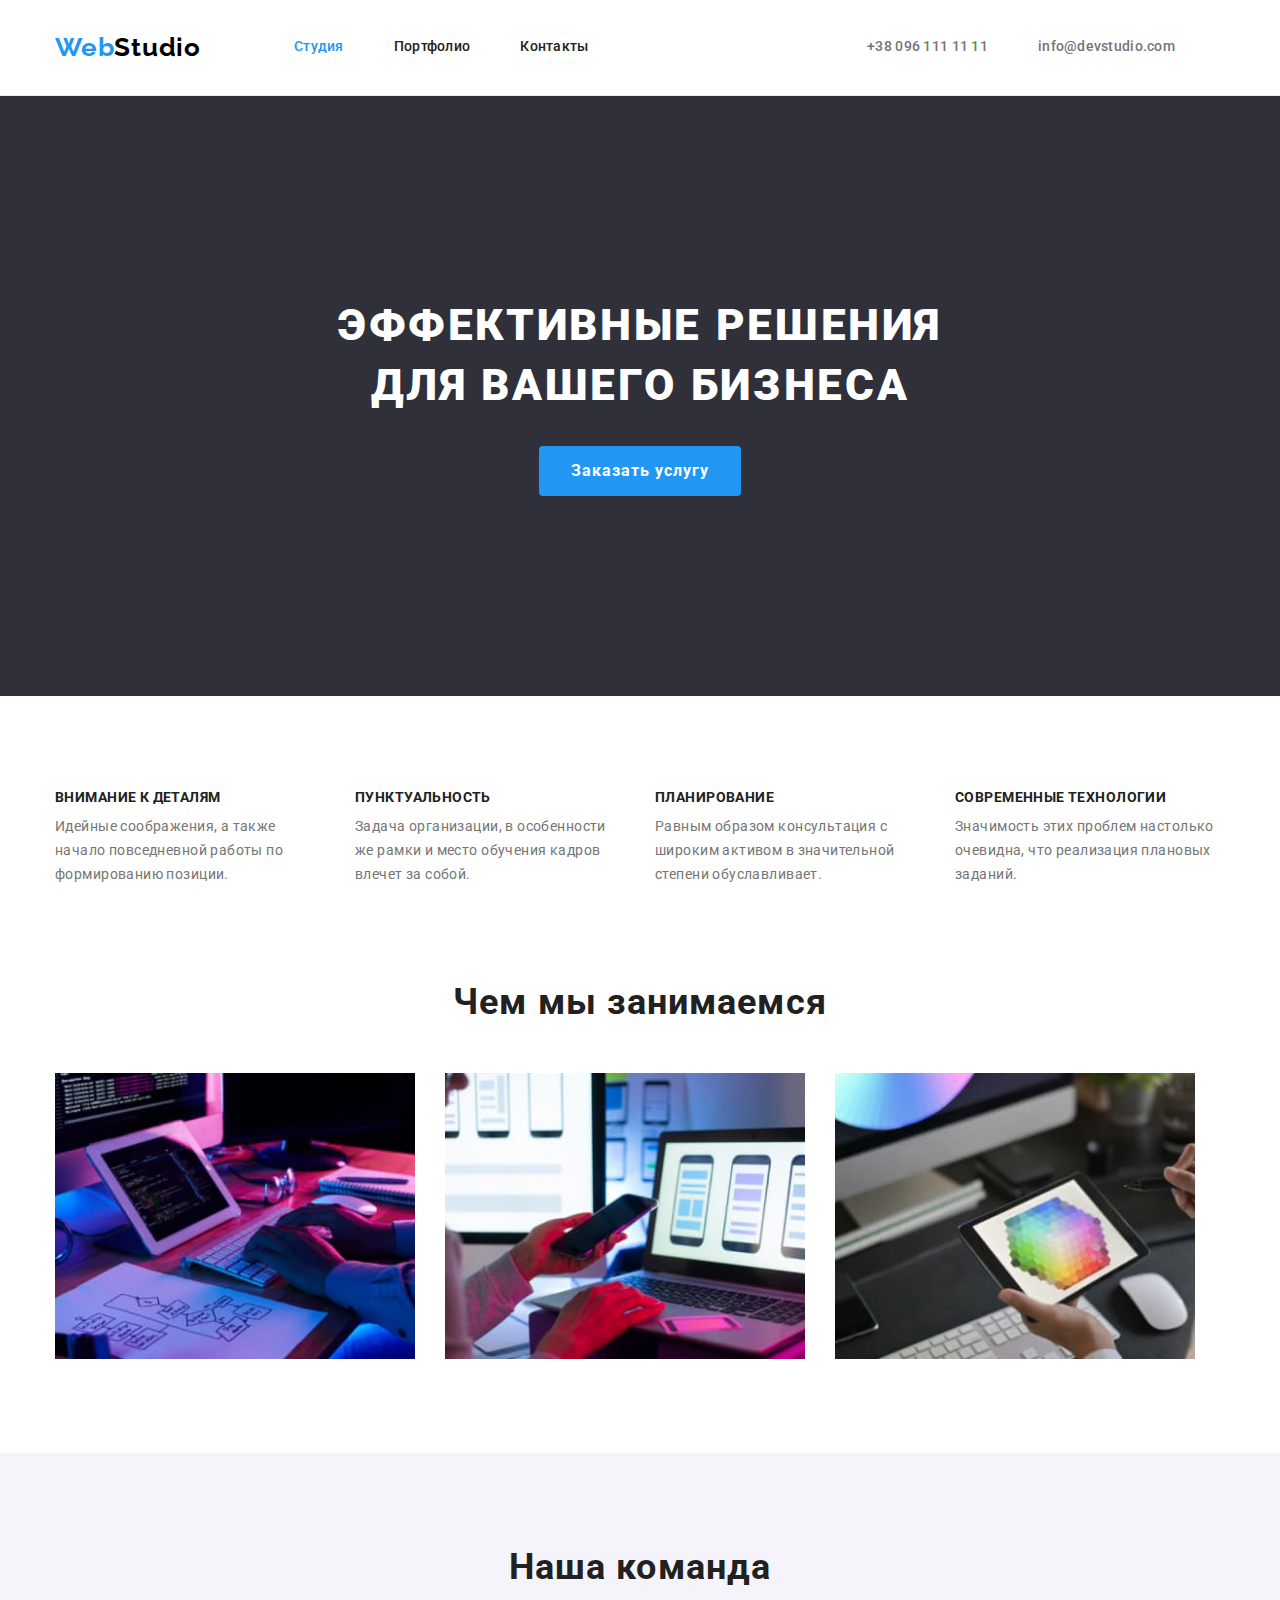
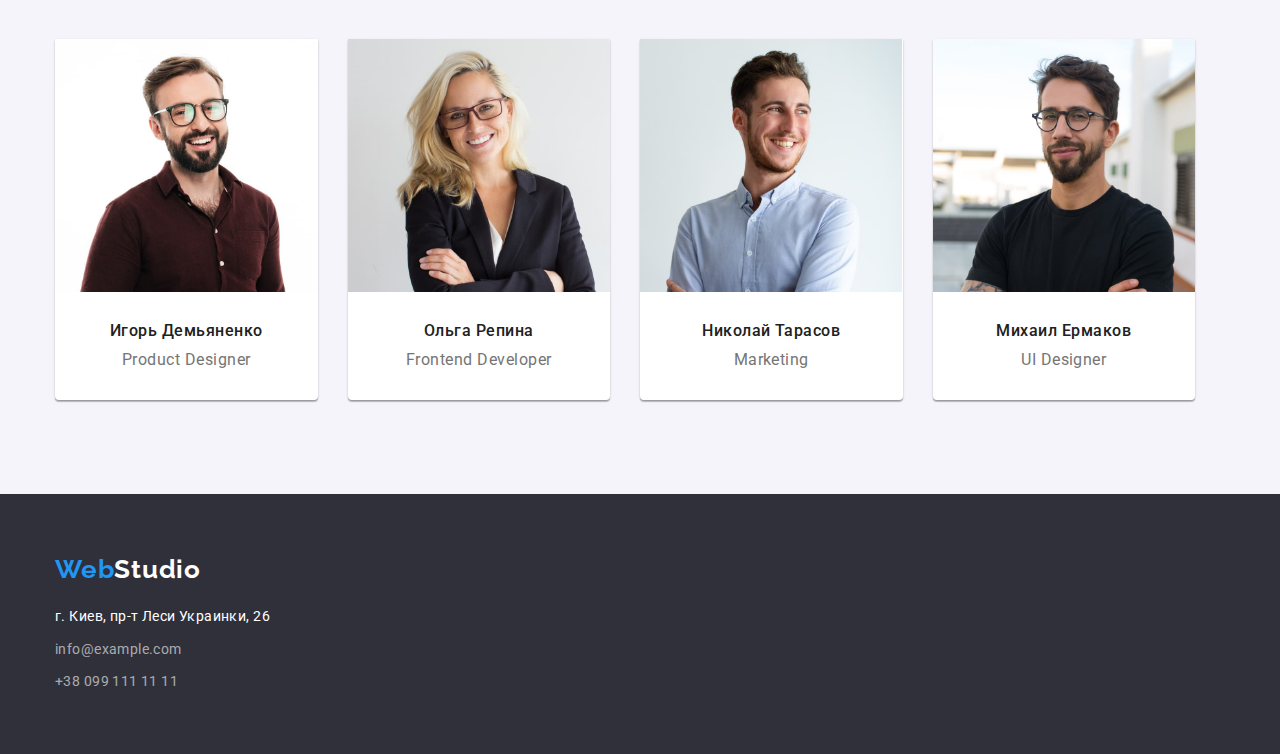
<file: index.html>
<!DOCTYPE html>
<html lang="ru">

<head>
    <meta charset="UTF-8">
    <meta http-equiv="X-UA-Compatible" content="IE=edge">
    <meta name="viewport" content="width=device-width, initial-scale=1.0">
    <title>Студия</title>
    <link rel="preconnect" href="https://fonts.googleapis.com">
    <link rel="preconnect" href="https://fonts.gstatic.com" crossorigin>
    <link
        href="https://fonts.googleapis.com/css2?family=Raleway:wght@700&family=Roboto:wght@400;500;700;900&display=swap"
        rel="stylesheet">
    <link rel="stylesheet" href="https://cdnjs.cloudflare.com/ajax/libs/modern-normalize/1.1.0/modern-normalize.min.css">
    <link rel="stylesheet" href="./css/styles.css">
</head>

<body class="page">
    <header class="page-header">
        <div class="container header-container">
        <nav class="header-navigation">
            <a href="./index.html" class="logo-text link">Web<span class="logo-studio-black">Studio
                </span></a>
            <ul class="site-nav-list list">
                <li class="site-nav-item"><a href="./index.html" class="site-nav-link current link">Студия</a></li>
                <li class="site-nav-item"><a href="./portfolio.html" class="site-nav-link link">Портфолио</a></li>
                <li class="site-nav-item"><a href="" class="site-nav-link link">Контакты</a></li>
            </ul>
        </nav>
        <ul class="contact-list list">
            <li class="contact-item"><a class="contact-item-link link" href="tel:+380961111111" >+38 096 111 11 11</a></li>
            <li class="contact-item"><a class="contact-item-link link" href="mailto:info@devstudio.com" >info@devstudio.com</a></li>
        </ul>
    
    </div>
    </header>

    <main>
        <section class="hero-field">
        <div class="container">
            <h1 class="hero-title">Эффективные решения<br> для вашего бизнеса</h1>
            <button class="button primary" type="button">Заказать услугу</button>
        </div>
        </section>
      <section class="benefits-section section">
            <div class="container">
            <h2 class="visually-hidden">Преимущества</h2>
            <ul class="benefits-list list">
                <li class="benefits-item-card">
                    <div class="card-text">
                    <h3 class="benefits-title">Внимание к деталям</h3>
                    <p class="benefits-item">Идейные соображения, а также начало повседневной работы по формированию
                        позиции.</p>
                    </div>
                </li>
                <li class="benefits-item-card">
                    <div class="card-text">
                    <h3 class="benefits-title">Пунктуальность</h3>
                    <p class="benefits-item">Задача организации, в особенности же рамки и место обучения кадров влечет
                        за собой.</p>
                    </div>
                    </li>
                <li class="benefits-item-card">
                    <div class="card-text">
                    <h3 class="benefits-title">Планирование</h3>
                    <p class="benefits-item">Равным образом консультация с широким активом в значительной степени
                        обуславливает.</p>
                    </div>
                    </li>
                <li class="benefits-item-card">
                    <div class="card-text">
                    <h3 class="benefits-title">Современные технологии</h3>
                    <p class="benefits-item">Значимость этих проблем настолько очевидна, что реализация
                        плановых заданий.</p>
                    </div>
                    </li>
            </ul>
        </div>
        </section>
    
        <section class="app-section section">
            <div class="container">
            <h2 class="section-title">Чем мы занимаемся</h2>
             <ul class="case-list list">
                <li class="application-item">
                 <div class="application-content">
                    <img src="./images/box-1.jpg" alt="Десктопные приложения">
                </div>
                </li>
                <li class="application-item">
                   <div class="application-content">
                    <img src="./images/box-2.jpg" alt="Мобильные приложения">
                </div>
                </li>
                <li class="application-item">
                    <div class="application-content">
                    <img src="./images/box-3.jpg" alt="Дизайнерские решения">
                </div>
                </li>
            </ul>
        </div>
        </section>
        <section class="team-section section">
            <div class="container">
            <h2 class="team-title">Наша команда</h2>
            <ul class="team-list list">
                <li class="team-item">
                    <article class="team-card">
                        <div class="team-pic">
                    <img src="./images/demyanenko.jpg" alt="Игорь Демьяненко">
                </div>
                    <div class="team-content">
                    <h3 class="team-member">Игорь Демьяненко</h3>
                    <p class="team-position"> <span lang="en">Product Designer</span> </p>
                </div>
                </article>
                </li>
                <li class="team-item">
                    <article class="team-card">
                        <div class="team-pic">
                    <img src="./images/repina.jpg" alt="Ольга Репина">
                </div>
                <div class="team-content">
                    <h3 class="team-member">Ольга Репина</h3>
                    <p class="team-position"><span lang="en">Frontend Developer</span></p>
                </div>
                </article>
                </li>
                <li class="team-item">
                    <article class="team-card">
                        <div class="team-pic">
                    <img src="./images/tarasov.jpg" alt="Николай Тарасов">
                </div>
                <div class="team-content">
                    <h3 class="team-member">Николай Тарасов</h3>
                    <p class="team-position"><span lang="en">Marketing</span></p>
                </div>
                </article>
                </li>
                <li class="team-item">
                    <article class="team-card">
                        <div class="team-pic">
                    <img src="./images/ermakov.jpg" alt="Михаил Ермаков">
                </div>
                <div class="team-content">
                    <h3 class="team-member">Михаил Ермаков</h3>
                    <p class="team-position"><span lang="en">UI Designer</span></p>
                </div>
                </article>
                </li>
            </ul>
        </div>
        </section>
    </main>
    <footer class="footer-field">
        <div class="container">
            <div class="web-footer">
             <a href="./index.html" class="logo-text link">Web<span class="logo-studio-white">Studio</span></a>
            </div>
             <address>
                <ul class="address-list list">
                    <li class="address-item"><a class="footer-list-item map-color-white link" href="https://www.google.com/maps"
                            target="_blank">г.
                            Киев, пр-т Леси Украинки, 26</a></li>
                    <li class="address-item"><a class="footer-list-item link" href="mailto:info@example.com">info@example.com</a></li>
                    <li class="address-item"><a class="footer-list-item link" href="tel:+380991111111">+38 099 111 11
                            11</a></li>
                </ul>
            </address>
        </div>
    </footer>
</body>

</html>
</file>
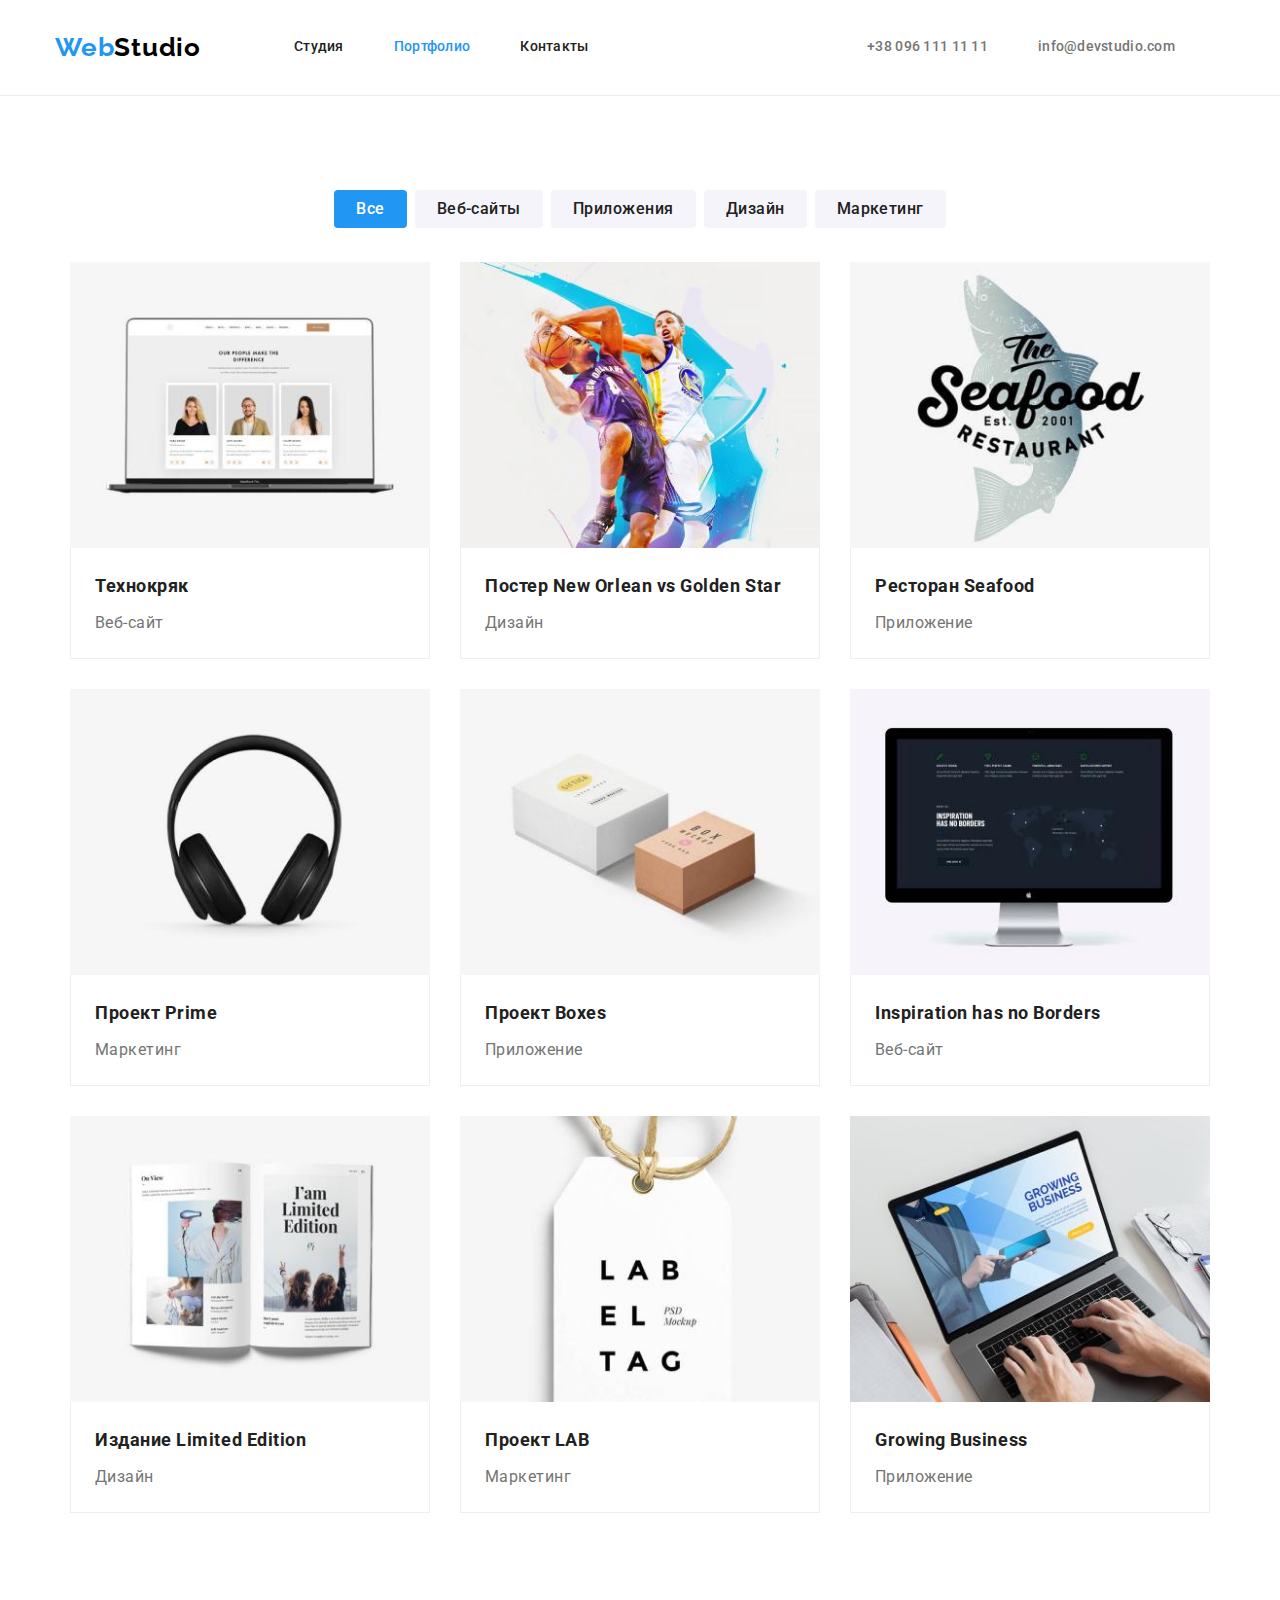
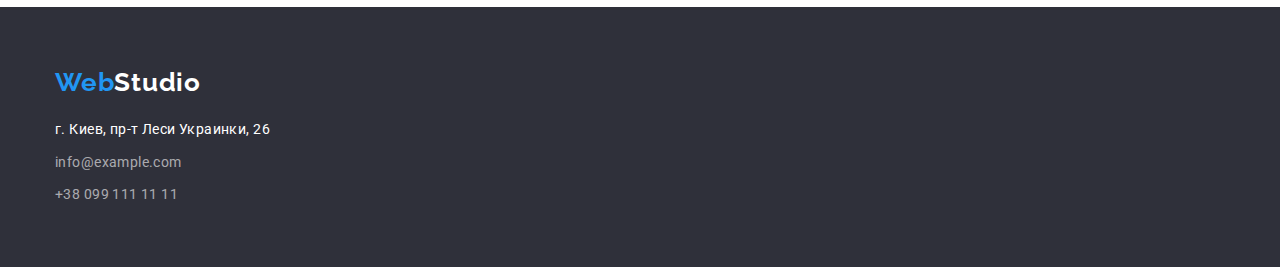
<file: portfolio.html>
<!DOCTYPE html>
<html lang="ru">

<head>
    <meta charset="UTF-8">
    <meta http-equiv="X-UA-Compatible" content="IE=edge">
    <meta name="viewport" content="width=device-width, initial-scale=1.0">
    <title>Портфолио</title>
    <link rel="preconnect" href="https://fonts.googleapis.com">
    <link rel="preconnect" href="https://fonts.gstatic.com" crossorigin>
    <link
        href="https://fonts.googleapis.com/css2?family=Raleway:wght@700&family=Roboto:wght@400;500;700;900&display=swap"
        rel="stylesheet">
    <link rel="stylesheet" href="https://cdnjs.cloudflare.com/ajax/libs/modern-normalize/1.1.0/modern-normalize.min.css">
    <link rel="stylesheet" href="./css/styles.css">
</head>

<body class="page">
    <header class="page-header">
        <div class="container header-container">
        <nav class="header-navigation">
            <a href="./index.html" class="logo-text link">Web<span class="logo-studio-black">Studio
                </span></a>
            <ul class="site-nav-list list">
                <li class="site-nav-item"><a href="./index.html" class="site-nav-link link">Студия</a></li>
                <li class="site-nav-item"><a href="./portfolio.html" class="site-nav-link current link">Портфолио</a></li>
                <li class="site-nav-item"><a href="" class="site-nav-link link">Контакты</a></li>
            </ul>
        </nav>
        <ul class="contact-list list">
            <li class="contact-item"><a class="contact-item-link link" href="tel:+380961111111" >+38 096 111 11 11</a></li>
            <li class="contact-item"><a class="contact-item-link link" href="mailto:info@devstudio.com" >info@devstudio.com</a></li>
        </ul>
    
    </div>
    </header>
    <main>
        <section class="portfolio-filter section">
            <div class="container">
                
            <h1 class="visually-hidden">Разработки</h1>
            <ul class="portfolio-button-list list">
               
                <li class="portfolio-button-item">
                    <button class="portfolio-button primary" type="button">Все</button>
                </li>
                <li class="portfolio-button-item">
                    <button class="portfolio-button" type="button">Веб-сайты</button>
                </li>
                <li class="portfolio-button-item">
                    <button class="portfolio-button" type="button">Приложения</button></li>
                <li class="portfolio-button-item">
                    <button class="portfolio-button" type="button">Дизайн</button>
                </li>
                <li class="portfolio-button-item">
                    <button class="portfolio-button" type="button">Маркетинг</button>
                </li>
            </ul>
        
            <h1 class="visually-hidden">Портфолио</h1>
            
            <ul class="portfolio-list list">
                <li class="portfolio-item">
                    <article class="card">
                    <div class="portfolio-card">
                        <a class="portfolio-link link" href="">
                        <img src="./images/web-tech-crack.jpg" alt="Технокряк">
                        <div class="portfolio-card-content">
                        <h3 class="portfolio-title-link">Технокряк</h3>
                        <p class="portfolio-text">Веб-сайт</p>
                        </div>
                        </a>
                    </div>
                </article>
                </li>
                <li class="portfolio-item">
                    <article class="card">
                        <div class="portfolio-card">
                    <a class="portfolio-link link" href="">
                        <img src="./images/des-new-orlean-golden-star.jpg" alt="Постер New Orlean vs Golden Star">
                            <div class="portfolio-card-content">
                        <h2 class="portfolio-title-link">Постер New Orlean vs Golden Star</h2>
                        <p class="portfolio-text">Дизайн</p>
                        </div>
                    </a>
                </div>
            </article> 
                </li>
                <li class="portfolio-item">
                    <article class="card">
                        <div class="portfolio-card">
                    <a class="portfolio-link link" href="">
                        <img src="./images/app-rest-seafood.jpg" alt="Ресторан Seafood">
                        <div class="portfolio-card-content">
                        <h2 class="portfolio-title-link">Ресторан Seafood</h2>
                        <p class="portfolio-text">Приложение</p>
                    </div>
                    </a>
                </div>
            </article>
                </li>
                <li class="portfolio-item">
                    <article class="card">
                        <div class="portfolio-card">
                    <a class="portfolio-link link" href="">
                        <img src="./images/mark-proj-prime.jpg" alt="Проект Prime">
                        <div class="portfolio-card-content">
                        <h2 class="portfolio-title-link">Проект Prime</h2>
                        <p class="portfolio-text">Маркетинг</p>
                    </div>
                    </a>
                </div>
            </article>
                </li>
                <li class="portfolio-item">
                    <article class="card">
                        <div class="portfolio-card">
                    <a class="portfolio-link link" href="">
                        <img src="./images/app-proj-boxes.jpg" alt="Проект Boxes">
                        <div class="portfolio-card-content">
                        <h2 class="portfolio-title-link">Проект Boxes</h2>
                        <p class="portfolio-text">Приложение</p>
                    </div>
                    </a>
                </div>
            </article>
                </li>
                <li class="portfolio-item">
                    <article class="card">
                        <div class="portfolio-card">
                    <a class="portfolio-link link" href="">
                        <img src="./images/web-inspiration-has-no-borders.jpg" alt="Inspiration has no Borders">
                            <div class="portfolio-card-content">
                            <h2 class="portfolio-title-link">Inspiration has no Borders</h2>
                        <p class="portfolio-text">Веб-сайт</p>
                    </div>
                    </a>
                </div>
            </article>
                </li>
                <li class="portfolio-item">
                    <article class="card">
                        <div class="portfolio-card">
                    <a class="portfolio-link link" href="">
                        <img src="./images/des-limited-edition.jpg" alt="Издание Limited Edition">
                        <div class="portfolio-card-content">
                        <h2 class="portfolio-title-link">Издание Limited Edition</h2>
                        <p class="portfolio-text">Дизайн</p>
                    </div>
                    </a>
                </div>
            </article>
                </li>
                <li class="portfolio-item">
                    <article class="card">
                        <div class="portfolio-card">
                    <a class="portfolio-link link" href="">
                        <img src="./images/mark-proj-lab.jpg" alt="Проект LAB">
                           <div class="portfolio-card-content">
                            <h2 class="portfolio-title-link">Проект LAB</h2>
                        <p class="portfolio-text">Маркетинг</p>
                    </div>
                    </a>
                </div>
            </article>
                </li>
                <li class="portfolio-item">
                    <article class="card">
                        <div class="portfolio-card">
                    <a class="portfolio-link link" href="">
                        <img src="./images/app-growing-business.jpg" alt="Growing Business">
                        <div class="portfolio-card-content">
                        <h2 class="portfolio-title-link">Growing Business</h2>
                        <p class="portfolio-text">Приложение</p>
                    </div> 
                    </a>
                </div>
            </article>
                </li>
            </ul>
        </div>
        </section>
    </main>
    <footer class="footer-field">
        <div class="container">
            <div class="web-footer">
             <a href="./index.html" class="logo-text link">Web<span class="logo-studio-white">Studio</span></a>
            </div>
             <address>
                <ul class="address-list list">
                    <li class="address-item"><a class="footer-list-item map-color-white link" href="https://www.google.com/maps"
                            target="_blank">г.
                            Киев, пр-т Леси Украинки, 26</a></li>
                    <li class="address-item"><a class="footer-list-item link" href="mailto:info@example.com">info@example.com</a></li>
                    <li class="address-item"><a class="footer-list-item link" href="tel:+380991111111">+38 099 111 11
                            11</a></li>
                </ul>
            </address>
        </div>
    </footer>
   
</body>

</html>
</file>
<file: css/styles.css>
/* Основнрой цвет шрифта #212121 */
/* Второй цвет шрифта #757575 */
/* цвет акцента #2196F3 */
/* цвет фона #ffffff */
:root
{
    --primary-text-color: #212121;
    --title-text-color: #757575;
    --accent-text-color: #2196F3;
    --hero-footer-color:#2F303A;
    --bgc-main: #ffffff;
    --bgc-section: #F5F4FA;
    --logo-text-white:#ffffff;
    --logo-text-black: #000000;
    --text-color-white: #ffffff;
    --header-border-color: #ececec;
    --card-shadow: #eeeeee;
    --card-set-gap: 30px;
    --card-set-button: 8px;
 }
.page
{
    font-family: 'Roboto', sans-serif;
    color: var(--primary-text-color);
    background-color: var(--bgc-main);
}
.container
{
    margin: 0 auto;
    width: 1200px;
    padding-left: 15px;
    padding-right: 15px;
    
}
.list
{
    list-style: none;
    margin: 0;
    padding: 0;
}
.link
{
    font-style: normal;
    text-decoration: none;
    color: var(--primary-text-color);
    display:block;
}
h1,
h2,
h3,
h4,
h5,
h6,
p
{
    margin: 0;
}
address{
    font-style: normal;
}
img
{
    display: block;
    max-width: 100%;
    height: auto;
}
.section
{
    padding-top: 94px;
    padding-bottom: 94px;
}
.visually-hidden {
    position: absolute;
    width: 1px;
    height: 1px;
    margin: -1px;
    padding: 0;
    overflow: hidden;
    border: 0;
    clip: rect(0 0 0 0);
}
/* Header-section */
.page-header
{
    padding-bottom: 32px;
    padding-top: 32px;
    border-bottom: 1px solid var(--header-border-color);
}

.header-container{
display: flex;
align-items: center;
}
.header-navigation{
    display: flex;
    align-items: center;
}
.logo-text
{
font-family: Raleway;
font-weight: 700;
font-size: 26px;
line-height: 1.19;
letter-spacing: 0.03em;
color: var(--accent-text-color);

}
.logo-studio-black
{
    color: var(--logo-text-black);
    margin-right: 93px;
}
.logo-studio-white
{
   color: var(--logo-text-white);
}

 /* Navigation-section */
 
 .site-nav-list{
     display: flex;
     align-items: center;
    
 }

 .site-nav-item:not(:last-child){
margin-right: 50px;
 }

.site-nav-list .site-nav-link.current
{
    color: var(--accent-text-color);  
}
.site-nav-link
{
font-weight: 500;
font-size: 14px;
line-height: 1.14;
letter-spacing: 0.02em;
color: var(--primary-text-color);
}
.contact-list{
    display: flex;
    /* align-items: center; */
    margin-left: auto;
}
.contact-item{
    margin-right: 50px;
}

.contact-item-link{
    font-weight: 500;
    font-size: 14px;
    line-height: 1.14;
    letter-spacing: 0.02em;
    color: var(--title-text-color);
}
/* Hero-section */
.hero-field
{   background-color: var(--hero-footer-color);
    text-align: center;
    padding-top: 200px;
    padding-bottom: 200px;
}

.hero-title
{   margin-bottom: 30px;
    font-weight: 900;
    font-size: 44px;
    line-height: 1.36;
    letter-spacing: 0.06em;
    text-transform: uppercase;
    color: var(--text-color-white);
}
.button
{
font-family: inherit;
font-weight: 700;
font-size: 16px;
line-height: 1.87;
align-items: center;
letter-spacing: 0.06em;
cursor: pointer;
padding: 10px 32px;
border-radius: 4px;
border: none;
}
.button.primary
{
    background-color: var(--accent-text-color);
color: var(--text-color-white);
    
    
   
}
.button.primary:hover,
.button.primary:focus
{
    background-color: #188CE8;

}

.button.secondary
{
    background-color: var(--bgc-section);
    color: var(--primary-text-color);
}

/* interactiv-elements */
.logo-text:focus,
.logo-text:hover,
.site-nav-link:focus,
.site-nav-link:hover,
.contact-item-link:focus,
.contact-item-link:hover,
.footer-list-item:focus,
.footer-list-item:hover
{
    color: var(--accent-text-color); 
}
.button.secondary:active,
.button.secondary:focus
{
    background-color: var(--accent-text-color); 
}


/* Benefits-section */
.benefits-section{
   
}
.benefits-list{
    padding: 0;
    margin: 0;
    list-style: none;

    display: flex;
    flex-wrap: wrap;
    margin-right: calc(-1 * var(--card-set-gap)); 
        
}
.benefits-item
{
    font-size: 14px;
    line-height: 1.71;
    letter-spacing: 0.03em;
    color: var(--title-text-color);
    display: block;

}
.benefits-item-card{
}
.benefits-list > .benefits-item-card
{
   flex-basis: calc((100% / 4) - var(--card-set-gap));
      
 }

 .benefits-item-card:not(:last-child){
 margin-right: var(--card-set-gap);
}
.benefits-title
{margin-bottom: 10px;
font-weight: 700;
font-size: 14px;
line-height: 1.14;
letter-spacing: 0.03em;
text-transform: uppercase;
color: var(--primary-text-color);
}
/* Application-section */
.app-section
{
    padding-top: 0;  
text-align: center;
}
.case-list{
    padding: 0;
    margin: 0;
    list-style: none;

    display: flex;
    flex-wrap: wrap;
   
}
.case-list > .application-item{
    flex-basis: calc((100% / 3) - var(--card-set-gap));
    }

    .application-item:not(:last-child)
    {
        margin-right: var(--card-set-gap);
    }
.section-title
{
    margin-bottom: 50px;
    font-weight: 700;
    font-size: 36px;
    line-height: 1.17;
    letter-spacing: 0.03em;
}
.case-list
{
    display: flex;
    align-items: center;
    
}
/* Team-section */
.team-section

{   
    background-color: var(--bgc-section);
    text-align: center;
     
}
.team-title
{   margin-bottom: 50px;
    font-weight: 700;
    font-size: 36px;
    line-height: 1.16;
    letter-spacing: 0.03em;
}

.team-list{
   
    padding: 0;
    margin: 0;
    list-style: none;

    display: flex;
    flex-wrap: wrap;
    
}

.team-list > .team-item{
    flex-basis: calc((100% / 4) - var(--card-set-gap));
    
}
.team-item:not(:last-child) {
    margin-right: var(--card-set-gap);
}
.team-content{
    padding-top: 30px;
    padding-bottom: 30px; 
} 

.team-item
{ background-color: var(--bgc-main);
    box-shadow: 0px 1px 3px rgba(0, 0, 0, 0.12), 0px 1px 1px rgba(0, 0, 0, 0.14), 0px 2px 1px rgba(0, 0, 0, 0.2);
border-radius: 0px 0px 4px 4px;
}
.team-member
{margin-bottom: 10px;
font-weight: 500;
font-size: 16px;
line-height: 1.18;
letter-spacing: 0.03em;
}
.team-position
{
font-size: 16px;
line-height: 1.18;
letter-spacing: 0.03em;
color: var(--title-text-color);
}
/* portfolio-section */
.portfolio-filter{
    
}

.card{
  
}
.portfolio-card
{

}
.portfolio-card-content
{
    border: 1px solid var(--card-shadow);
  border-radius: 0;
  overflow: hidden;
  border-top: none;
    padding: 20px 24px;
    
}
.portfolio-link
{
    }

.portfolio-title-link
{   margin-bottom: 4px;
    font-weight: 700;
    font-size: 18px;
    line-height: 2;
    letter-spacing: 0.03em;
}
.portfolio-text
{
    font-size: 16px;
    line-height: 1.87;
    letter-spacing: 0.03em;
    color: var(--title-text-color);
}
.portfolio-button-list
{  display: flex;
    justify-content: center;
    margin-bottom: 34px;
    
   }
   .portfolio-button-item:not(:last-child){
       margin-right: 8px;
   }
   
.portfolio-button
{   font-family: inherit;
    font-weight: 500;
    font-size: 16px;
    line-height: 1.62;
    text-align: center;
    letter-spacing: 0.03em;
    border:none;
    cursor: pointer;
    color: var(--primary-text-color);
    padding: 6px 22px;
    background: var(--bgc-section);
    border-radius: 4px;
}
.portfolio-button:hover,
.portfolio-button:focus
{
    background-color: var(--accent-text-color);
    color: var(--text-color-white);
}
.portfolio-button.primary
{
    background-color: var(--accent-text-color);
    color: var(--text-color-white);
}
.portfolio-button.secondary
{
    background-color: var(--bgc-section);
    color: var(--primary-text-color); 
}
/* .portfolio-list
{
    padding: 0;
    margin: 0;
    list-style: none;

    display: flex;
    flex-wrap: wrap;

    margin-left: calc( -1 * var(--card-set-gap));
    margin-top: calc( -1 * var(--card-set-gap));
    
}
.portfolio-list > .portfolio-item
{
    flex-basis: calc((100% / 3) - var(--card-set-gap)) ;
    margin-left: var(--card-set-gap);
    margin-top: var(--card-set-gap);
} */
.portfolio-list
{
    padding: 0;
    margin: 0;
    list-style: none;

    display: flex;
    flex-wrap: wrap;
    justify-content: center;
       
}
.portfolio-list > .portfolio-item
{
    flex-basis: calc((100% / 3) - var(--card-set-gap)) ;
    margin-left: var(--card-set-gap);
    margin-top: var(--card-set-gap);
} 
.portfolio-item:nth-child(3n+1)
{
    margin-left: 0;
}
.portfolio-item:nth-child(-n+3)
{
    margin-top: 0;
}


/* footer-section */
.footer-field
{padding-top: 60px;
    padding-bottom: 60px;
background-color: var(--hero-footer-color);
}
.footer-list-item
{ 
font-size: 14px;
line-height: 1.71;
letter-spacing: 0.03em;
color: rgba(255, 255, 255, 0.6);
}
.address-list{
    padding: 0;
    margin: 0;
    list-style: none;
display: flex;
flex-direction: column ;
}
.address-item:not(:last-child)
{
margin-bottom: 9px;
}
.map-color-white{
    color:var(--text-color-white);
}
.web-footer
{
    margin-bottom: 20px;
}
</file>
